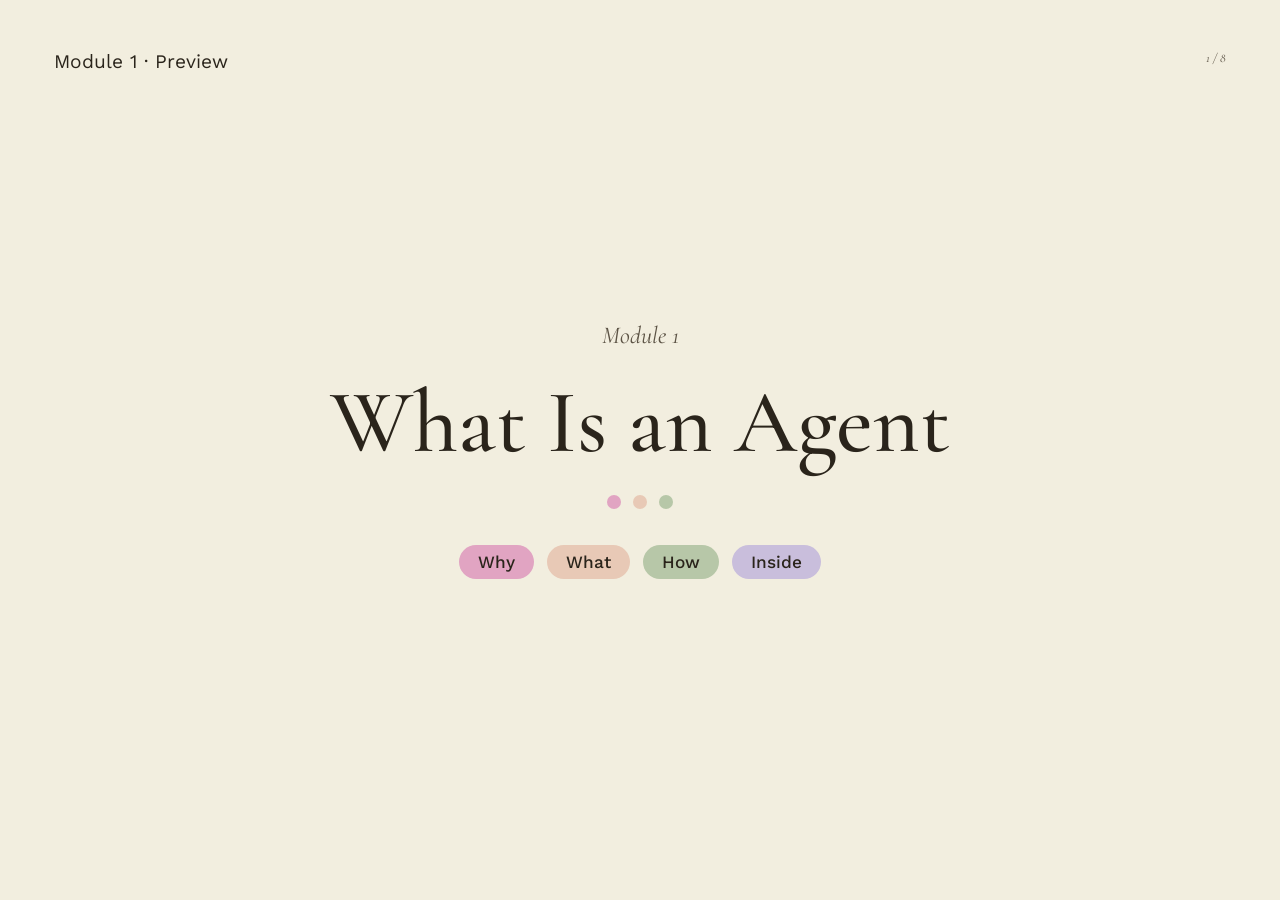
<file: index.html>
<!doctype html>
<html lang="en">
<head>
<meta charset="utf-8">
<title>What Is an Agent — Module 1 Preview</title>
<meta name="viewport" content="width=device-width, initial-scale=1">
<link rel="preconnect" href="https://fonts.googleapis.com">
<link rel="preconnect" href="https://fonts.gstatic.com" crossorigin>
<link href="https://fonts.googleapis.com/css2?family=Cormorant+Garamond:ital,wght@0,400;0,500;1,400;1,500&family=Work+Sans:wght@400;500&display=swap" rel="stylesheet">
<link rel="stylesheet" href="style.css">
</head>
<body>
<div id="deck"></div>
<script type="module" src="deck.js"></script>
</body>
</html>
</file>
<file: style.css>
@import url('https://fonts.googleapis.com/css2?family=Cormorant+Garamond:ital,wght@0,400;0,500;1,400;1,500&family=Work+Sans:wght@400;500&display=swap');

:root {
  --paper: #F2EEDF;
  --paper-2: #ECE6D2;
  --ink: #2A241B;
  --ink-soft: #5C5345;
  --pink: #E1A4C2;
  --lemon: #D6DD63;
  --blush: #E8C9B6;
  --sage: #B7C7A8;
  --lilac: #C9BEDC;
  --card-fill: rgba(255, 255, 255, 0.55);
  --rule-soft: rgba(42, 36, 27, 0.18);
  --radius: 28px;
}

* {
  box-sizing: border-box;
}

html,
body {
  margin: 0;
  height: 100%;
  background: #1a1a1a;
  font-family: "Work Sans", sans-serif;
  color: var(--ink);
}

.slide {
  display: none;
  position: fixed;
  inset: 0;
  background: var(--paper);
  overflow: hidden;
}

.slide.is-active {
  display: block;
}

.eyebrow {
  position: absolute;
  top: 5.5%;
  left: 4.2%;
  font: 400 1.1vw "Work Sans", sans-serif;
}

.pagedot {
  position: absolute;
  top: 5.5%;
  right: 4.2%;
  font: italic 400 1vw "Cormorant Garamond", serif;
  color: var(--ink-soft);
}

.footer {
  position: absolute;
  left: 4.2%;
  right: 4.2%;
  bottom: 4.6%;
  display: flex;
  justify-content: space-between;
  font: italic 400 1vw "Cormorant Garamond", serif;
  color: var(--ink-soft);
}

.display {
  font: 500 9.8vw/0.95 "Cormorant Garamond", serif;
  letter-spacing: -0.015em;
  margin: 0;
}

.headline {
  font: 500 5vw/0.98 "Cormorant Garamond", serif;
  margin: 0;
}

.subhead {
  font: 500 2.3vw/1.05 "Cormorant Garamond", serif;
  margin: 0;
}

.kicker {
  font: italic 400 1.4vw/1.2 "Cormorant Garamond", serif;
  color: var(--ink-soft);
  margin: 0;
}

.body {
  font: 400 1.35vw/1.5 "Work Sans", sans-serif;
  margin: 0;
}

.body-sm {
  font: 400 1.25vw/1.5 "Work Sans", sans-serif;
  margin: 0;
}

.card {
  background: var(--card-fill);
  border-radius: var(--radius);
  padding: 2.5vw 2.7vw;
}

.card--pink {
  background: var(--pink);
}

.card--lemon {
  background: var(--lemon);
}

.card--blush {
  background: var(--blush);
}

.card--sage {
  background: var(--sage);
}

.card--lilac {
  background: var(--lilac);
}

.chip {
  border-radius: 999px;
  padding: 0.5vw 1.3vw;
  font-weight: 500;
  display: inline-block;
}

.brick {
  border-radius: 5px 5px 12px 12px;
  padding: 1vw;
  font-weight: 500;
  display: inline-block;
}

.brick-stud {
  width: 0.6vw;
  height: 0.6vw;
  border-radius: 50%;
}

/* Layout mode: hero — one headline plus one centered visual */
.layout-hero {
  position: absolute;
  top: 15%;
  bottom: 13%;
  left: 4.2%;
  right: 4.2%;
  display: flex;
  flex-direction: column;
  align-items: center;
  justify-content: center;
  gap: 2vw;
  text-align: center;
}

/* Layout mode: content — headline plus left-aligned text or bullets */
.layout-content {
  position: absolute;
  top: 18%;
  left: 4.2%;
  right: 4.2%;
  bottom: 15%;
}

.layout-content .headline {
  font-size: 3.3vw;
  margin-bottom: 1.7vw;
}

.layout-content ul {
  font: 400 1.45vw/1.6 "Work Sans", sans-serif;
  padding-left: 1.5vw;
  margin: 0;
}

.layout-content li {
  margin-bottom: 0.8vw;
}

/* Small visual components used inside hero layouts */
.chip-row {
  display: flex;
  flex-wrap: wrap;
  justify-content: center;
  gap: 0.8vw;
}

.chip--blank {
  background: rgba(255, 255, 255, 0.7);
  border: 1.5px dashed var(--rule-soft);
}

.brick-row {
  display: flex;
}

.brick-col {
  display: flex;
  flex-direction: column;
  align-items: center;
}

.brick-studs {
  display: flex;
  gap: 0.4vw;
  margin-bottom: -0.4vw;
}

.bar-row {
  display: flex;
  align-items: center;
  gap: 0.8vw;
  margin-bottom: 0.8vw;
}

.bar-label {
  width: 3.5vw;
  font-size: 1vw;
  text-align: right;
}

.bar-track {
  flex: 1;
  height: 1.1vw;
  background: rgba(42, 36, 27, 0.08);
  border-radius: 999px;
  overflow: hidden;
  text-align: left;
}

.bar-fill {
  height: 100%;
}

.timeline-row {
  display: flex;
  align-items: center;
  gap: 0.6vw;
}

.window-box {
  border: 1.5px dashed var(--rule-soft);
  border-radius: 1.1vw;
  display: flex;
  gap: 0.5vw;
  padding: 0.4vw;
}

.faded {
  opacity: 0.5;
  background: rgba(42, 36, 27, 0.06);
  color: var(--ink-soft);
}

/* ---------- Motion ---------- */
:root {
  --ease-out: cubic-bezier(0.23, 1, 0.32, 1);
  --dur-slide: 420ms;
  --dur-step: 320ms;
}

/* Slide change: crossfade with a small rise. Restarts each time a slide becomes active. */
@keyframes slide-in {
  from { opacity: 0; transform: translateY(10px); }
  to   { opacity: 1; transform: none; }
}

@keyframes fade-in {
  from { opacity: 0; }
  to   { opacity: 1; }
}

/* Animate the slide's content, not the slide itself: the paper background stays solid,
   so no dark body shows through between slides. Chrome (eyebrow, page number) stays put. */
.slide.is-active > *:not(.eyebrow):not(.pagedot):not(.no-rise) {
  animation: slide-in var(--dur-slide) var(--ease-out) both;
}

/* Entry stagger: elements marked .enter rise in one after another when the slide appears. */
.enter {
  animation: slide-in 480ms var(--ease-out) both;
  animation-delay: calc(var(--i, 0) * 70ms + 120ms);
}

/* Build steps: [data-step] elements stay hidden until the presenter reveals that step. */
[data-step] {
  opacity: 0;
  transform: translateY(10px);
  transition: opacity var(--dur-step) var(--ease-out), transform var(--dur-step) var(--ease-out);
  transition-delay: var(--d, 0ms);
}

[data-step].is-revealed {
  opacity: 1;
  transform: none;
}

svg [data-step] {
  transform-box: fill-box;
}

@media (prefers-reduced-motion: reduce) {
  .slide.is-active > *:not(.eyebrow):not(.pagedot):not(.no-rise) { animation: fade-in 200ms ease-out both; }
  .enter { animation-name: fade-in; animation-duration: 200ms; }
  [data-step] { transform: none; transition: opacity 200ms ease-out; }
}
</file>
